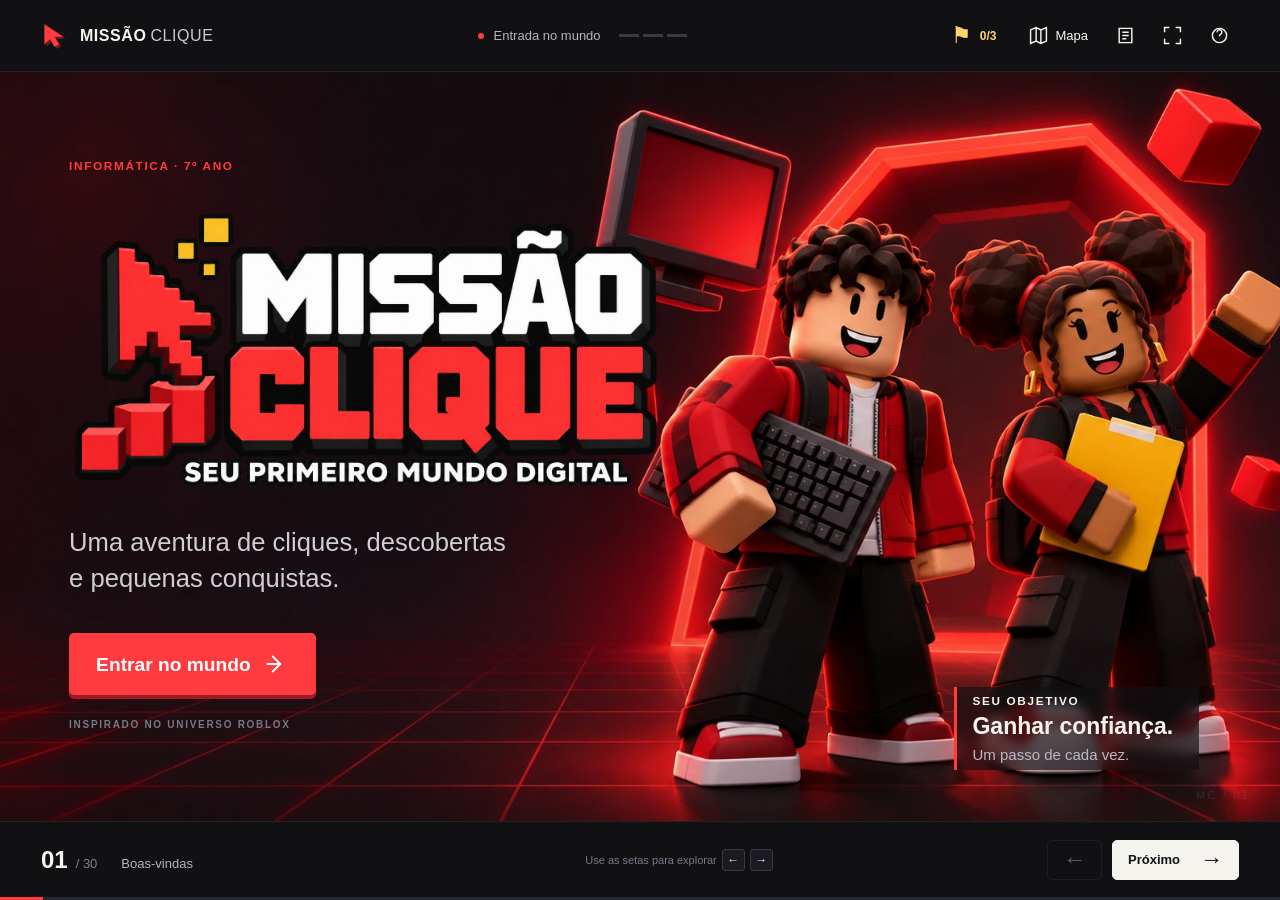
<file: index.html>
<!doctype html>
<html lang="pt-BR">
<head>
  <meta charset="utf-8">
  <meta name="viewport" content="width=device-width, initial-scale=1">
  <meta name="theme-color" content="#111114">
  <meta name="description" content="Uma aventura de informática básica com missões práticas, inspirada no universo visual de Roblox. Apresentação offline para o 7º ano.">
  <title>Missão Clique · Seu primeiro mundo digital</title>
  <link rel="stylesheet" href="styles.css">
</head>
<body>
  <div class="app-shell">
    <header class="toolbar">
      <button class="brand" data-goto="0" aria-label="Missão Clique: voltar à primeira tela"><svg class="brand-cursor" viewBox="0 0 24 24" aria-hidden="true"><path d="M3 2v18l5-5 4 7 4-2-4-7h8z" fill="currentColor"/></svg><span>MISSÃO<span class="brand-light">CLIQUE</span></span></button>
      <div class="phase-status"><span class="status-dot"></span><span id="phaseLabel">Entrada no mundo</span><div class="phase-segments" aria-hidden="true"><i class="phase-segment"></i><i class="phase-segment"></i><i class="phase-segment"></i></div></div>
      <nav class="toolbar-actions" aria-label="Ferramentas da apresentação">
        <span class="award-indicator" title="Missões concluídas"><span>⚑</span><b id="awardCount">0/3</b></span>
        <button id="openMap" class="tool-button" title="Mapa da aventura (M)"><svg viewBox="0 0 24 24" fill="none" stroke="currentColor" stroke-width="1.8"><path d="m2 5 7-3 6 3 7-3v17l-7 3-6-3-7 3zM9 2v17m6-14v17"/></svg><span>Mapa</span></button>
        <button id="openNotes" class="tool-button icon-only" aria-label="Notas para conduzir a aula (N)" aria-expanded="false" aria-controls="notesPanel" title="Notas do instrutor (N)"><svg viewBox="0 0 24 24" fill="none" stroke="currentColor" stroke-width="1.8"><path d="M4 3h16v18H4zM8 8h8M8 12h8M8 16h5"/></svg></button>
        <button id="fullScreen" class="tool-button icon-only" aria-label="Alternar tela cheia (F)" aria-pressed="false" title="Tela cheia (F)"><svg viewBox="0 0 24 24" fill="none" stroke="currentColor" stroke-width="1.8"><path d="M8 2H2v6m14-6h6v6M2 16v6h6m14-6v6h-6"/></svg></button>
        <button id="openHelp" class="tool-button icon-only" aria-label="Ajuda e atalhos" title="Ajuda (?)"><svg viewBox="0 0 24 24" fill="none" stroke="currentColor" stroke-width="1.8"><circle cx="12" cy="12" r="9"/><path d="M9 8a3 3 0 1 1 5 2c-2 1-2 2-2 3m0 4h.1"/></svg></button>
      </nav>
    </header>
    <main id="stage" class="stage"><div class="hero-background" aria-hidden="true"></div><div class="stage-corner" aria-hidden="true">MC / 01</div><div id="slides"></div></main>
    <footer class="navigation"><div class="slide-count"><strong id="slideNumber">01</strong><span>/ <span id="slideTotal">30</span></span><span class="slide-label" id="slideLabel">Boas-vindas</span></div><span class="nav-hint">Use as setas para explorar <kbd>←</kbd><kbd>→</kbd></span><div class="nav-buttons"><button id="prev" class="nav-button" aria-label="Tela anterior">←</button><button id="next" class="nav-button next-button" aria-label="Próxima tela"><span>Próximo</span> →</button></div></footer>
    <div id="progressBar" class="progress-bar" role="progressbar" aria-label="Posição na apresentação" aria-valuemin="1" aria-valuemax="30" aria-valuenow="1"><span id="progressFill"></span></div>
  </div>
  <aside class="notes-panel" id="notesPanel" aria-label="Notas do instrutor" hidden><div><span class="eyebrow red">PARA CONDUZIR A AULA</span><button id="closeNotes" class="dialog-close" aria-label="Fechar notas">×</button></div><h2 id="noteTitle"></h2><p id="noteText"></p><small>Este painel aparece na projeção enquanto estiver aberto. Use N para fechá-lo antes de demonstrar.</small></aside>
  <dialog id="mapDialog" class="map-dialog"><div class="dialog-top"><div><span class="eyebrow red">ESCOLHA SEU CAMINHO</span><h2>Mapa da aventura</h2></div><button class="dialog-close" id="closeMap" aria-label="Fechar mapa">×</button></div><div id="mapList"></div></dialog>
  <dialog id="helpDialog" class="help-dialog"><div class="dialog-top"><div><span class="eyebrow red">SEU GUIA</span><h2>Como explorar</h2></div><button class="dialog-close" id="closeHelp" aria-label="Fechar ajuda">×</button></div><div class="help-shortcuts"><p><kbd>←</kbd><kbd>→</kbd><span>Tela anterior e próxima tela</span></p><p><kbd>M</kbd><span>Mapa com todas as telas</span></p><p><kbd>N</kbd><span>Notas para conduzir a aula</span></p><p><kbd>F</kbd><span>Entrar ou sair de tela cheia</span></p><p><kbd>Home</kbd><kbd>End</kbd><span>Primeira e última tela</span></p></div><p>Esta apresentação funciona sem internet. Os treinos aqui não modificam os arquivos do seu computador.</p><p>As conquistas e a autoavaliação ficam neste navegador. Na última tela, Jogar Novamente limpa o progresso e os treinos para a próxima pessoa usar o mesmo computador.</p><p class="credits">Missão Clique. Criação educacional independente, inspirada no universo visual de Roblox. Conteúdo baseado no roteiro “Introdução ao Mundo Digital” fornecido para esta aula. Ilustração criada para esta apresentação.</p></dialog>
  <div id="toast" class="toast" role="status" aria-live="polite"></div><div id="celebration" aria-hidden="true"></div><div id="liveAnnouncement" class="sr-only" role="status" aria-live="polite"></div>
  <script src="app.js"></script>
</body>
</html>
</file>
<file: styles.css>
:root{color-scheme:dark;--hero:url('assets/aventura.webp');--bg:#111114;--panel:#1c1d22;--panel2:#24252b;--line:#34353d;--text:#f6f5f0;--muted:#b4b5be;--red:#ff3b3f;--red-dark:#bb202b;--gold:#ffd36e;--green:#7ce5b4;--font:'Aptos','Segoe UI',Arial,sans-serif}
*{box-sizing:border-box}html,body{margin:0;width:100%;height:100%;background:var(--bg);font-family:var(--font);color:var(--text)}body{overflow:hidden}button,input,textarea{font:inherit}button{color:inherit;cursor:pointer}button:disabled{opacity:.35;cursor:default}button{border:0;background:none}button:focus-visible,input:focus-visible,textarea:focus-visible,[tabindex]:focus-visible{outline:3px solid var(--gold);outline-offset:5px}button{touch-action:manipulation}a{color:var(--gold)}[hidden]{display:none!important}svg{width:1.35em;height:1.35em;flex-shrink:0}.icon{vertical-align:middle}p{line-height:1.5;margin:0 0 1em}h1,h2,h3{margin:0;line-height:1.08;letter-spacing:-.035em}h3{font-size:clamp(20px,1.85vw,31px);font-weight:750}em{font-style:normal;color:var(--red)}strong{font-weight:750}.small,small{font-size:clamp(13px,1.12vw,18px);color:var(--muted);line-height:1.45}.center{text-align:center}.tiny,.eyebrow{font-size:clamp(10px,.92vw,14px);font-weight:750;letter-spacing:.14em;text-transform:uppercase}.red{color:var(--red)}.lead{font-size:clamp(20px,2vw,31px);line-height:1.4;color:#ceced3}.sr-only{position:absolute;width:1px;height:1px;margin:-1px;overflow:hidden;clip:rect(0,0,0,0);white-space:nowrap}.app-shell{height:100dvh;display:flex;flex-direction:column;max-width:2200px;margin:auto;position:relative}.toolbar{height:72px;flex-shrink:0;display:flex;align-items:center;justify-content:space-between;padding:0 3.2%;border-bottom:1px solid #ffffff12;position:relative;z-index:3;background:#111114}.brand{display:flex;align-items:center;gap:12px;font-size:16px;font-weight:900;letter-spacing:.035em;padding:8px 0}.brand-light{font-weight:450;margin-left:4px;color:#c9c9cf}.brand-mark{display:block;width:25px;height:25px;background:var(--red);transform:rotate(-13deg);position:relative}.brand-mark:after{content:'';position:absolute;inset:8px;background:var(--bg)}.phase-status{display:flex;align-items:center;gap:10px;font-size:13px;color:var(--muted)}.status-dot{width:6px;height:6px;border-radius:50%;background:var(--red)}.phase-segments{display:flex;gap:4px;margin-left:8px}.phase-segment{width:20px;height:3px;background:#3a3a42}.phase-segment.active{background:var(--red)}.toolbar-actions{display:flex;align-items:center;gap:8px}.tool-button{display:flex;align-items:center;gap:8px;font-size:13px;border:1px solid transparent;border-radius:6px;padding:9px}.tool-button:hover{background:#24252a;border-color:#3a3b42}.tool-button svg{width:19px;height:19px}.award-indicator{display:flex;align-items:center;gap:8px;font-size:12px;color:var(--gold);margin-right:14px}.award-indicator>span{font-size:23px}.award-indicator b{font-weight:600}.stage{position:relative;flex:1;min-height:0;overflow:auto;isolation:isolate}.stage:before{content:'';position:absolute;inset:0;z-index:-2;background:radial-gradient(ellipse at 100% 100%,#5b11131c,transparent 65%);pointer-events:none}.hero-background{position:absolute;inset:0;background-image:linear-gradient(90deg,#11111433,transparent 65%),var(--hero);background-size:cover;background-position:center;z-index:-1;opacity:0;transition:opacity .3s}.hero-visible .hero-background{opacity:1}.stage-corner{position:absolute;right:30px;bottom:20px;color:#7b7b8438;font-size:11px;letter-spacing:.2em;z-index:-1}#slides{height:100%;min-height:100%}.slide{height:100%;min-height:100%;padding:clamp(22px,3.2vh,48px) 5.4% clamp(22px,3.2vh,48px);display:flex;flex-direction:column;animation:enter .25s ease both}.slide-heading{margin-bottom:clamp(18px,3vh,38px);flex-shrink:0}.slide-heading .eyebrow{display:block;margin-bottom:12px}.slide-heading h2{font-size:clamp(31px,3.5vw,58px);font-weight:800}.slide-heading>p{font-size:clamp(17px,1.55vw,25px);color:var(--muted);margin:12px 0 0}.slide-body{flex:1;min-height:0;display:flex;flex-direction:column;justify-content:center;font-size:clamp(17px,1.5vw,24px)}.primary,.secondary{display:inline-flex;align-items:center;justify-content:center;gap:12px;font-size:clamp(15px,1.3vw,20px);font-weight:700;padding:15px 22px;border-radius:5px;min-height:48px;line-height:1.2}.primary{background:var(--red);color:white;box-shadow:0 4px 0 #9f1926;transition:background .15s,transform .15s}.primary:hover{background:#ff5558;transform:translateY(-1px)}.primary.completed{background:#1d5b43;box-shadow:0 4px 0 #123c2d;color:#c7ffe6}.secondary{background:var(--panel2);border:1px solid #4a4b55}.secondary:hover{background:#30313a}.text-button{font-size:14px;color:var(--muted);text-decoration:underline;text-underline-offset:4px;padding:8px 0}.primary.big{margin-top:clamp(20px,4vh,42px);padding:18px 27px;font-size:clamp(17px,1.5vw,23px)}.tip{display:flex;align-items:center;gap:14px;background:#ffd36e0b;border-left:3px solid var(--gold);padding:14px 18px;margin-top:clamp(18px,3vh,34px);font-size:clamp(15px,1.25vw,21px);line-height:1.4}.tip>.icon{color:var(--gold);width:25px;height:25px}.comparison{display:flex;align-items:center;gap:30px;border-top:1px solid var(--line);padding-top:24px;margin-top:24px}.comparison>span{font-size:12px;letter-spacing:.1em;font-weight:700;color:var(--red);white-space:nowrap}.comparison p{margin:0;font-size:clamp(18px,1.6vw,25px);color:#d4d4db}kbd{font-family:var(--font);font-weight:750;display:inline-flex;align-items:center;justify-content:center;color:var(--text);background:linear-gradient(#373943,#24252c);border:1px solid #575963;border-bottom:4px solid #09090b;border-radius:8px;min-width:58px;min-height:54px;padding:9px 15px;box-shadow:0 2px 0 #51525a;font-size:clamp(19px,1.65vw,28px);white-space:nowrap}.combo{display:inline-flex;align-items:center;gap:12px;white-space:nowrap}.plus{color:#a3a3ad;font-size:24px}.step{display:flex;gap:17px;margin:0 0 clamp(17px,3vh,34px);align-items:flex-start}.step:last-child{margin-bottom:0}.step-num{background:var(--red);color:white;min-width:38px;height:38px;display:inline-flex;justify-content:center;align-items:center;font-weight:800;font-size:22px;border-radius:6px;line-height:1}.step h3{font-size:clamp(20px,1.7vw,28px);letter-spacing:-.02em;margin:2px 0 8px}.step p{font-size:clamp(16px,1.35vw,22px);color:var(--muted);line-height:1.45;margin:0}.navigation{height:76px;flex-shrink:0;display:flex;align-items:center;justify-content:space-between;padding:0 3.2%;border-top:1px solid #ffffff12;background:#111114;z-index:3}.slide-count{display:flex;align-items:baseline;gap:8px;font-size:13px;color:#81838e;min-width:270px}.slide-count>strong{font-size:24px;color:var(--text);font-weight:650}.slide-label{margin-left:16px;color:#b3b4bf}.nav-hint{font-size:11px;color:#787a86;display:flex;align-items:center;gap:5px}.nav-hint kbd{min-height:22px;min-width:23px;border:1px solid #393a43;border-radius:3px;padding:0 4px;font-size:12px;box-shadow:none;background:#1b1c22}.nav-buttons{display:flex;gap:10px}.nav-button{height:40px;min-width:47px;padding:0 15px;border:1px solid #363740;border-radius:5px;font-size:23px;display:flex;align-items:center;justify-content:center;gap:20px}.next-button{background:#f4f3ee;color:#111114;border-color:#f4f3ee}.nav-button span{font-size:13px;font-weight:750}.nav-button:hover:not(:disabled){background:#33343d}.next-button:hover:not(:disabled){background:#dfdfd9}.progress-bar{height:3px;background:#27282f;flex-shrink:0;z-index:4}.progress-bar>span{height:3px;background:var(--red);display:block;transition:width .25s}
/* Abertura e encerramento */
.cover,.closing{padding-top:3.7%;padding-bottom:4%}.cover .slide-body{position:relative;justify-content:center}.cover-copy{max-width:58%}.cover h1,.closing h1,.divider h1{font-size:clamp(52px,6.5vw,108px);font-weight:900;letter-spacing:-.055em;line-height:1.01;margin:20px 0 24px}.cover h1 em{display:inline-block}.cover .lead{margin:0}.cover-caption{margin-top:24px;font-size:10px;font-weight:700;letter-spacing:.17em;color:#777983}.cover-stamp{position:absolute;right:1%;bottom:0;display:flex;flex-direction:column;gap:6px;border-left:3px solid var(--red);padding:7px 0 7px 15px;background:#111114a6;backdrop-filter:blur(6px);width:245px}.cover-stamp strong{font-size:23px}.cover-stamp>span:last-child{font-size:15px;color:#b9b9c3}.closing .slide-body{justify-content:center}.closing-copy{max-width:63%}.closing h1{font-size:clamp(48px,5.3vw,87px)}.closing .lead{font-size:clamp(19px,1.75vw,28px);margin-bottom:18px}.closing-actions{display:flex;gap:12px;margin-top:22px}.closing-reminder{font-size:13px;color:#b3b3be;max-width:490px;line-height:1.5;margin:22px 0 0}.medals{display:flex;gap:14px}.medal{display:flex;align-items:center;gap:9px;font-size:13px;color:#a0a1ab;padding:10px 0}.medal>.icon{border:1px solid #4b4b55;border-radius:50%;padding:6px;width:36px;height:36px}.medal.earned{color:var(--gold)}.medal.earned>.icon{background:#ffd36e14;border-color:#ffd36e55}
/* Mapa e combinados */
.world-map{display:grid;grid-template-columns:repeat(3,1fr);gap:30px}.world{position:relative;text-align:left;padding:0 20px 22px 0;border-bottom:2px solid #494a53;transition:border-color .2s}.world:hover{border-color:var(--red)}.world-index{font-size:13px;font-weight:750;color:var(--red);position:absolute;top:12px;left:0}.world-object{height:clamp(100px,16vh,185px);display:flex;align-items:center;justify-content:center;position:relative}.world-object:before{content:'';position:absolute;width:105px;height:42px;background:#ff3b3f22;transform:skewY(-12deg);bottom:12px}.world-object>.icon{width:clamp(70px,7vw,120px);height:clamp(70px,7vw,120px);color:var(--red);filter:drop-shadow(0 12px 0 #6f131a);transform:rotate(-8deg)}.world:last-child .world-object>.icon{color:var(--gold);filter:drop-shadow(0 12px 0 #76500d)}.world h3{font-size:clamp(25px,2.6vw,43px);margin:15px 0 14px}.world p{font-size:clamp(16px,1.4vw,22px);color:var(--muted);margin:0 0 22px}.world-time{font-size:11px;letter-spacing:.1em;font-weight:700;display:flex;align-items:center;justify-content:space-between}.world-time>.icon{width:21px}.under-map{display:flex;justify-content:space-between;gap:20px;margin-top:22px;font-size:clamp(12px,1.1vw,18px);color:var(--muted)}.under-map strong{font-weight:500;color:#dddde3}.rules{display:grid;grid-template-columns:repeat(3,1fr);gap:44px}.rule{position:relative;border-top:1px solid var(--line);padding-top:23px}.rule>.icon{width:clamp(44px,5vw,80px);height:clamp(44px,5vw,80px);color:var(--red);margin-bottom:25px}.rule>span{position:absolute;right:0;top:23px;font-size:15px;color:#666875;font-weight:700}.rule h3{margin-bottom:16px}.rule p{color:var(--muted);font-size:clamp(17px,1.5vw,24px)}
/* Fases */
.divider{overflow:hidden}.divider .slide-body{position:relative;justify-content:center}.divider-number{position:absolute;right:1%;top:0;font-weight:900;font-size:clamp(200px,29vw,470px);line-height:.85;color:#ffffff04;letter-spacing:-.08em;z-index:-1}.divider-copy{width:72%}.divider h1{font-size:clamp(55px,6.9vw,115px)}.divider .lead{margin:0 0 24px}.divider-goal{display:flex;align-items:center;gap:12px;font-size:clamp(16px,1.4vw,23px);color:#c0c1ca;margin-bottom:32px}.divider-goal>.icon{color:var(--red)}.divider-art{position:absolute;right:2%;top:29%;width:25%;aspect-ratio:1;background-image:var(--hero);background-size:auto 125%;background-position:85% center;border:2px solid #b82d3b;transform:rotate(-13deg);display:flex;align-items:center;justify-content:center;box-shadow:14px 18px 0 #0a0a0d}.divider-art>.icon{position:absolute;left:14px;bottom:14px;width:52px;height:52px;color:white;stroke-width:1.5;background:var(--red);padding:10px;border-radius:7px}.divider-art.gold{border-color:#e4ac3c}.divider-art.gold>.icon{color:#39260c;background:var(--gold)}
/* Hardware et énergie */
.hardware-layout{display:grid;grid-template-columns:1fr 1.38fr 1fr;gap:26px;align-items:center}.hardware-list .step{gap:11px;margin-bottom:25px}.hardware-list .step-num{min-width:30px;height:30px;font-size:17px}.hardware-list .step h3{font-size:clamp(18px,1.5vw,25px)}.hardware-list .step p{font-size:clamp(14px,1.15vw,19px)}.laptop{position:relative;perspective:700px;align-self:center}.laptop-screen{width:95%;margin:auto;border:9px solid #44464e;border-bottom-width:16px;aspect-ratio:1.65;border-radius:12px 12px 2px 2px;position:relative;background:#151c31;box-shadow:0 0 0 2px #72747e}.screen-wallpaper{position:absolute;inset:0;background:linear-gradient(135deg,#151c31,#6a1828);display:flex;align-items:center;justify-content:center}.pixel-logo{width:70px;height:70px;display:block;background:var(--red);transform:rotate(-15deg);position:relative;box-shadow:13px 13px 0 #ff3b3f22}.pixel-logo:after{content:'';position:absolute;inset:24px;background:#24141e}.laptop-base{height:105px;background:linear-gradient(#767983,#3d3f46);width:108%;margin-left:-4%;transform:rotateX(34deg);transform-origin:top;position:relative;border-radius:2px 2px 14px 14px;border-bottom:8px solid #282a31}.keyboard-lines{position:absolute;inset:10px 9% 42%;background:repeating-linear-gradient(0deg,transparent 0 9px,#6b6d77 9px 12px),repeating-linear-gradient(90deg,#17181e 0 14px,#6b6d77 14px 17px);border-radius:4px}.touchpad{position:absolute;left:35%;width:30%;height:29px;bottom:10px;border:1px solid #a0a1aa;border-radius:3px}.pin{position:absolute;width:29px;height:29px;background:var(--red);border:2px solid white;border-radius:50%;display:flex;align-items:center;justify-content:center;font-size:17px;color:white;z-index:2}.p1{left:35%;top:30%}.p4{left:46%;top:-18px}.p2{left:45%;top:15px}.p3{left:46%;bottom:8px}.p5{right:3%;top:30px}.p6{right:10%;top:2px}.hardware-layout+.small{margin:15px 0 0}.energy-grid{display:grid;grid-template-columns:1fr 1fr .75fr;gap:35px}.huge-icon{color:var(--red);margin-bottom:18px}.huge-icon>.icon{width:50px;height:50px}.huge-icon.muted{color:#dedee6}.energy-main h3{margin-bottom:18px}.clean-list{padding-left:24px;margin:0;color:var(--muted);font-size:clamp(16px,1.4vw,22px);line-height:1.5}.clean-list li{padding-left:3px;margin-bottom:9px}.energy-aside{padding:22px;background:#1f2026;border-left:1px solid #464752}.moon{font-size:60px;line-height:1;color:var(--gold);display:block;margin-bottom:15px}.energy-aside h3{margin-bottom:13px}.energy-aside p{font-size:clamp(16px,1.25vw,21px);color:var(--muted)}.energy-aside p:last-child{margin-bottom:0}
/* Mouse, clavier, éditeur */
.controls-layout{display:grid;grid-template-columns:1fr 1fr;gap:70px;align-items:center}.controls-layout .step{margin-bottom:32px}.touchpad-demo{text-align:center}.trackpad{position:relative;height:clamp(130px,21vh,230px);width:75%;max-width:330px;background:linear-gradient(135deg,#4d4f59,#2a2c32);border:2px solid #8d8e98;border-radius:17px;margin:0 auto 25px;box-shadow:0 10px 0 #0b0b0e}.finger{position:absolute;left:44%;top:40%;width:26px;height:55px;border-radius:30px;background:#ffd36e;transform:rotate(-18deg);box-shadow:0 0 0 8px #ffd36e18}.track-arrows{position:absolute;top:20%;left:12%;color:#ebecf2;font-size:45px;line-height:1}.track-buttons{position:absolute;bottom:0;left:0;right:0;display:flex;border-top:1px solid #9596a0;height:25%}.track-buttons span{width:50%}.track-buttons span:first-child{border-right:1px solid #9596a0}.touchpad-demo h3{margin-bottom:12px}.touchpad-demo p{color:var(--muted);font-size:clamp(15px,1.25vw,21px)}.click-training{display:grid;grid-template-columns:.7fr 1.3fr;gap:50px;align-items:center}.training-info h3{font-size:clamp(28px,3vw,49px);margin:13px 0 18px}.training-info p{color:var(--muted);font-size:clamp(17px,1.4vw,23px);max-width:350px}.counter{display:flex;align-items:baseline;gap:12px;margin:15px 0}.counter strong{font-size:60px;color:var(--red);line-height:1}.counter span{font-size:15px;color:var(--muted)}.click-arena{position:relative;border:1px solid #4e3540;background:linear-gradient(155deg,#28181f,#191a22);border-radius:8px;height:clamp(230px,40vh,450px);overflow:hidden}.arena-grid{position:absolute;inset:0;background-image:linear-gradient(#ffffff05 1px,transparent 1px),linear-gradient(90deg,#ffffff05 1px,transparent 1px);background-size:38px 38px;transform:perspective(400px) rotateX(20deg) scale(1.3)}.flag-target{position:absolute;display:flex;align-items:center;justify-content:center;width:70px;height:70px;background:var(--red);border:2px solid #ff8587;border-radius:8px;box-shadow:6px 7px 0 #8d1724;transition:top .15s,left .15s}.flag-target>.icon{height:40px;width:40px}.arena-status{position:absolute;bottom:0;left:0;right:0;min-height:48px;padding:13px 16px;background:#101116d9;color:var(--muted);font-size:14px}.all-found{border-color:var(--green)}.all-found:after{content:'✓';position:absolute;inset:0 0 40px;display:flex;align-items:center;justify-content:center;color:var(--green);font-size:120px;pointer-events:none}.keys-grid{display:grid;grid-template-columns:repeat(3,1fr);gap:24px 36px}.key-lesson{border-bottom:1px solid var(--line);padding-bottom:20px}.key-lesson kbd{margin-bottom:17px;min-width:80px}.key-lesson h3{font-size:clamp(18px,1.55vw,25px);margin-bottom:7px}.key-lesson p{font-size:clamp(15px,1.2vw,20px);color:var(--muted);margin:0}.editor-layout{display:grid;grid-template-columns:1.4fr .8fr;gap:50px;align-items:center}.training-editor{background:#eeeff4;border:1px solid #5b5d67;border-radius:7px;overflow:hidden;box-shadow:12px 12px 0 #09090c}.fake-title{display:flex;align-items:center;gap:9px;padding:14px 17px;background:#282b34;font-size:14px;color:#d7d8e0}.fake-title>.icon{color:var(--red);width:18px;height:18px}.fake-title>span{margin-left:auto;font-size:9px;letter-spacing:.1em;color:#9295a3}.training-editor textarea{display:block;width:100%;height:clamp(180px,32vh,340px);resize:none;border:0;border-radius:0;background:#eeeff4;color:#161820;line-height:1.5;font-size:clamp(24px,2.5vw,40px);padding:24px;outline-offset:-4px}.training-editor textarea::placeholder{color:#91949f}.editor-status{padding:10px 17px;background:#dedfe7;color:#535762;font-size:12px}.edit-explainer>div{margin-bottom:26px}.edit-explainer h3{font-size:clamp(20px,1.7vw,28px);margin:12px 0 6px}.edit-explainer p{color:var(--muted);font-size:clamp(15px,1.2vw,20px)}.accent-layout{display:grid;grid-template-columns:1fr 1fr;gap:60px}.accent-examples{border-right:1px solid var(--line);padding-right:45px}.accent-examples>div,.symbol-examples>div{display:flex;align-items:center;gap:30px;margin-bottom:20px}.accent-examples strong,.symbol-examples strong{color:var(--gold);font-size:48px}.accent-examples p{font-size:clamp(15px,1.25vw,21px);color:var(--muted);margin:22px 0 0}.symbol-examples h3{margin-bottom:24px}.symbol-examples>div:last-child>span{font-size:clamp(16px,1.3vw,22px);color:var(--muted)}.sequence{display:inline-flex;align-items:center;gap:12px}.sequence>span{font-size:15px;color:var(--muted)}.shortcut-layout{display:grid;grid-template-columns:1.7fr .8fr;gap:45px;align-items:center}.shortcut-main{display:grid;grid-template-columns:repeat(3,1fr);gap:25px}.shortcut-main>div{border-bottom:1px solid var(--line);padding-bottom:26px}.shortcut-main .combo{gap:7px}.shortcut-main kbd{min-width:40px;min-height:48px;font-size:clamp(17px,1.5vw,25px);padding:8px 10px}.shortcut-main h3{margin:24px 0 12px}.shortcut-main p{font-size:clamp(16px,1.3vw,22px);color:var(--muted);margin:0}.shortcut-extra{background:#1a1b21;padding:22px 26px;border-left:2px solid #4a4a57}.shortcut-extra>span{font-size:10px;letter-spacing:.1em;color:var(--red);font-weight:700}.shortcut-extra p{margin:17px 0;display:flex;align-items:center;gap:15px;font-size:clamp(14px,1.15vw,19px)}.shortcut-extra kbd{min-width:30px;min-height:32px;padding:5px 9px;font-size:14px;border-radius:4px;border-bottom-width:2px}.shortcut-extra .combo{gap:6px}.shortcut-extra .plus{font-size:15px}.shortcut-extra small{font-size:12px;display:block}
/* Missions */
.mission .slide-body{justify-content:space-between}.mission-head{display:flex;align-items:center;gap:24px;margin-bottom:25px}.mission-no{font-size:clamp(60px,7vw,115px);line-height:1;font-weight:900;letter-spacing:-.06em;color:var(--red);border-right:1px solid var(--line);padding-right:25px}.mission-head h2{font-size:clamp(32px,4.3vw,70px);margin-top:10px}.mission-layout{display:grid;grid-template-columns:1.15fr 1fr;gap:50px;align-items:center;flex:1}.sample-note{position:relative;transform:rotate(2deg);padding:35px;background:#ecece5;color:#252630;box-shadow:10px 10px 0 #ff3b3f22}.sample-note>span{font-size:11px;letter-spacing:.14em;color:#787a82;font-weight:700}.sample-note p{font-size:clamp(23px,2.15vw,35px);margin:20px 0 0;line-height:1.5;letter-spacing:-.02em}.sample-cursor{position:absolute;width:3px;height:30px;background:var(--red);bottom:39px;left:35px;animation:blink 1s steps(2) infinite}.mission-footer{border-top:1px solid var(--line);margin-top:25px;padding-top:20px;display:flex;justify-content:space-between;align-items:center;gap:20px}.mission-footer>span{font-size:clamp(14px,1.2vw,20px);color:var(--muted);display:flex;gap:10px;align-items:center;max-width:65%}.mission-footer>span>.icon{color:var(--gold)}.mission-footer .primary{flex-shrink:0}.challenge-block{background:linear-gradient(145deg,#3c181e,#25171d);border-left:3px solid var(--red);padding:30px 32px}.challenge-block>.icon{display:block;height:70px;width:70px;color:var(--red);margin:22px 0}.challenge-block h3{font-size:clamp(26px,2.65vw,43px);margin-bottom:18px}.challenge-block p{color:#c5b7bd;margin:0}.challenge-block.gold-block{background:linear-gradient(145deg,#3a2e1c,#252016);border-color:var(--gold)}.gold-block>.icon{color:var(--gold)}.gold-block p{color:#c9c0ad}
/* Bureau et fenêtres */
.desktop-layout{display:grid;grid-template-columns:1.55fr 1fr;gap:45px;align-items:center}.desktop-demo{position:relative;aspect-ratio:1.85;background:radial-gradient(ellipse at 75% 20%,#4a243e,#1c1f32 65%);border:7px solid #41434e;border-radius:9px;overflow:hidden}.desktop-icons{display:flex;flex-direction:column;gap:18px;padding:22px 18px}.desktop-icons>div{display:flex;flex-direction:column;align-items:center;gap:6px;width:80px;font-size:10px;text-align:center}.desktop-icons .icon{width:32px;height:32px;color:#e3e5ee}.desktop-icons>div:nth-child(2) .icon{color:var(--gold)}.desktop-center{position:absolute;inset:0;display:flex;align-items:center;justify-content:center;flex-direction:column;gap:25px;pointer-events:none}.desktop-center p{font-size:10px;letter-spacing:.2em;color:#7b7a95}.desktop-center .pixel-logo{width:64px;height:64px}.desktop-center .pixel-logo:after{inset:22px;background:#322038}.taskbar{position:absolute;bottom:0;left:0;right:0;background:#171922e8;height:41px;display:flex;align-items:center;gap:22px;padding:0 16px}.start-symbol{color:#8daff9;font-size:30px}.search-symbol{font-size:28px}.taskbar>.icon{width:23px;height:23px;color:var(--gold)}.taskbar>.icon:nth-last-child(2){color:#97c3ff}.taskbar-time{margin-left:auto;font-size:8px;line-height:1.3;text-align:right}.desktop-callout{position:absolute;font-size:9px;font-weight:750;letter-spacing:.08em;padding:6px 8px;background:var(--red);border-radius:3px}.dc1{top:27px;left:110px}.dc1:before{content:'';position:absolute;left:-25px;top:50%;width:25px;height:1px;background:var(--red)}.dc2{bottom:52px;right:10px}.dc2:before{content:'';position:absolute;right:35px;bottom:-20px;height:20px;width:1px;background:var(--red)}.desktop-layout aside h3{font-size:clamp(25px,2.5vw,40px);margin-bottom:22px}.desktop-layout aside p{color:var(--muted);font-size:clamp(16px,1.3vw,22px);margin-bottom:15px}.desktop-layout+.small{margin:18px 0 0}.inventory-icons{display:grid;grid-template-columns:repeat(3,1fr);gap:55px;text-align:center}.inventory-item>.icon{height:clamp(80px,10vw,150px);width:clamp(80px,10vw,150px);stroke-width:1.25;filter:drop-shadow(8px 10px 0 #0003);margin-bottom:30px}.yellow>.icon{color:var(--gold);fill:#e5a82818}.pale>.icon{color:#dddfe9;fill:#eeeef018}.red-item>.icon{color:var(--red);fill:#ff3b3f18}.inventory-item h3{margin-bottom:13px;font-size:clamp(28px,3vw,48px)}.inventory-item p{color:var(--muted);font-size:clamp(16px,1.4vw,23px)}.start-layout{display:grid;grid-template-columns:1fr 1fr;gap:65px;align-items:center}.start-menu{background:#242630;border:1px solid #545662;border-radius:10px;padding:24px;box-shadow:12px 12px 0 #09090d;max-width:480px;width:100%;justify-self:center}.start-search{background:#383b48;border:1px solid #626573;border-radius:5px;padding:12px 15px;color:#c6c7d2;font-size:20px;display:flex;gap:10px;align-items:center}.start-search span{font-size:12px}.start-menu>.tiny{display:block;margin-top:25px;color:#8d91a1;font-size:9px}.start-apps{display:grid;grid-template-columns:1fr 1fr;gap:25px 20px;padding:24px 0}.start-apps>div{display:flex;flex-direction:column;align-items:center;gap:9px;font-size:12px;text-align:center}.start-apps>.icon{width:36px;height:36px}.start-apps>div>.icon{width:36px;height:36px;color:#c5d8ff}.start-apps>div:nth-child(3)>.icon{color:var(--gold)}.start-bottom{border-top:1px solid #464956;padding-top:17px;display:flex;justify-content:space-between;align-items:center;font-size:11px;color:#b9bdcb}.start-bottom>.icon{width:20px}.window-training{display:grid;grid-template-columns:1.4fr 1fr;gap:45px;align-items:center}.window-stage{height:clamp(235px,38vh,400px);position:relative;background:linear-gradient(135deg,#282036,#171924);border:1px solid #443b51;border-radius:8px;display:flex;align-items:center;justify-content:center;padding:22px 25px 52px}.practice-window{width:85%;height:85%;border:1px solid #737783;background:#eceef3;box-shadow:8px 8px 0 #0004;border-radius:6px;overflow:hidden;transition:width .2s,height .2s}.practice-window.maximized{width:100%;height:100%}.practice-title{display:flex;align-items:center;justify-content:space-between;background:#303440;color:#ecedf5;padding-left:10px;font-size:11px;height:32px}.practice-title>span{display:flex;align-items:center;gap:5px;white-space:nowrap}.practice-title>span>.icon{width:14px;height:14px;color:var(--red)}.practice-title>div{display:flex;align-items:stretch;height:100%}.practice-title button{width:34px;padding:0;font-size:20px;border-left:1px solid #464b5b;border-radius:0}.practice-title button:hover{background:#535969}.practice-title button.close-window:hover{background:#db3c4a}.practice-content{height:calc(100% - 32px);display:flex;flex-direction:column;align-items:center;justify-content:center;color:#20232c;text-align:center;padding:15px}.practice-content .pixel-logo{height:40px;width:40px;margin-bottom:20px;box-shadow:7px 7px 0 #ff3b3f22}.practice-content .pixel-logo:after{inset:14px;background:#eceef3}.practice-content h3{font-size:clamp(16px,1.45vw,23px);margin-bottom:7px}.practice-content p{font-size:clamp(12px,1vw,16px);margin:0;color:#626775}.window-message{position:absolute;bottom:8px;left:16px;right:16px;text-align:center;font-size:12px;line-height:1.35;color:#b7b4c8}.restore-window{border:1px solid #7a758b;background:#282636;border-radius:4px;padding:15px 20px;font-size:14px;display:flex;align-items:center;gap:10px}.restore-window:hover{background:#3d3850}.window-training aside .step{gap:12px;margin-bottom:25px}.window-training aside .step-num{min-width:32px;height:32px;font-size:23px}.alt-layout{display:grid;grid-template-columns:1.1fr 1fr;gap:70px;align-items:center}.giant-combo .combo{gap:20px}.giant-combo kbd{font-size:clamp(36px,5vw,80px);height:clamp(95px,13vw,200px);min-width:clamp(110px,14vw,230px);border-radius:15px;border-bottom-width:9px;transform:rotate(-7deg);box-shadow:0 5px 0 #55555f}.giant-combo kbd:first-child{background:linear-gradient(#ff5558,#c9202a);border-color:#ff9b9d;border-bottom-color:#78101a}.giant-combo kbd:last-child{transform:rotate(7deg)}.giant-combo .plus{font-size:35px}.alt-layout h3{font-size:clamp(27px,3vw,48px);line-height:1.15;margin-bottom:22px}.alt-layout p{color:var(--muted);font-size:clamp(17px,1.4vw,22px)}.alt-preview{display:flex;gap:15px;margin-top:24px}.alt-preview>span{font-size:12px;display:flex;align-items:center;gap:7px;padding-bottom:10px;border-bottom:2px solid var(--red)}.alt-preview>.icon{height:21px;width:21px}
/* Fichiers */
.file-folder{display:grid;grid-template-columns:1fr 70px 1fr;gap:35px;align-items:center}.file-concept,.folder-concept{position:relative;padding-left:clamp(85px,9vw,145px)}.file-concept>.icon,.folder-concept>.icon{position:absolute;left:0;top:16px;width:clamp(65px,7vw,112px);height:clamp(65px,7vw,112px);stroke-width:1.2;color:#dedfe9}.folder-concept>.icon{color:var(--gold);fill:#ffd36e15}.file-folder .eyebrow{color:#8d909d;display:block;margin-bottom:12px}.file-folder h3{font-size:clamp(28px,3vw,48px);margin-bottom:16px}.file-folder p{font-size:clamp(17px,1.4vw,23px);color:var(--muted)}.file-folder code{display:block;font-family:var(--font);font-size:clamp(15px,1.3vw,22px);color:var(--gold);padding:10px 0;border-top:1px solid var(--line)}.metaphor{font-size:clamp(13px,1.1vw,18px);color:#8d909e;display:block;line-height:1.5;margin-top:15px}.concept-link{color:var(--red)}.concept-link>.icon{width:50px;height:50px}.folder-layout,.save-layout,.find-layout{display:grid;grid-template-columns:1fr 1.2fr;gap:65px;align-items:center}.folder-visual{text-align:center;position:relative;padding:15px}.folder-visual>.icon{height:clamp(140px,17vw,265px);width:clamp(140px,17vw,265px);stroke-width:1.2;color:var(--gold);fill:#c8942617;filter:drop-shadow(10px 14px 0 #6f4b0b55);transform:rotate(-7deg)}.folder-label{background:#edece4;color:#25252e;display:block;width:max-content;max-width:100%;margin:-5px auto 15px;position:relative;transform:rotate(-3deg);font-size:clamp(18px,1.8vw,29px);font-weight:750;padding:12px 15px;box-shadow:5px 5px 0 #0004}.folder-visual>p{font-size:14px;color:var(--muted);margin:0}.save-path{padding:30px;border:1px solid #3f404a;border-radius:7px;background:#1b1c23}.save-path>span{font-size:10px;letter-spacing:.13em;color:#9698a7;font-weight:700;display:block;margin-bottom:28px}.save-path>div:not(.path-caption){display:flex;align-items:center;gap:12px;margin:24px 0;font-size:clamp(17px,1.6vw,26px)}.save-path .icon{height:30px;width:30px;color:var(--gold)}.save-path .second .icon{color:#d9dae4}.save-path>.indent{padding-left:26px}.save-path>.indent.second{padding-left:52px}.path-caption{margin-top:25px;padding-top:20px;border-top:1px solid var(--line);color:#9699a8;font-size:clamp(16px,1.4vw,23px);line-height:1.5}.path-caption strong{color:var(--text)}.find-illustration{position:relative;text-align:center;padding-bottom:50px}.find-illustration>.icon{height:clamp(130px,17vw,260px);width:clamp(130px,17vw,260px);stroke-width:1.2;color:var(--gold);fill:#ffd36e0a;transform:rotate(-6deg)}.found-file{position:absolute;left:12%;bottom:20px;right:0;background:#e5e7ee;color:#262a35;display:flex;align-items:center;gap:13px;transform:rotate(3deg);padding:18px 20px;border-radius:5px;box-shadow:6px 8px 0 #08080b;font-size:clamp(17px,1.5vw,24px)}.found-file>.icon{color:#68778a;width:35px;height:35px}.found-check{margin-left:auto;border-radius:50%;padding:5px;background:#2d8b60;color:white;display:flex;align-items:center;justify-content:center}.found-check>.icon{height:22px;width:22px}.rescue-layout{display:grid;grid-template-columns:1fr .9fr 1fr;gap:25px;align-items:center}.rescue-zone{height:clamp(210px,35vh,360px);border:1px solid #494a55;background:#1c1e25;border-radius:6px;display:flex;flex-direction:column}.rescue-heading{display:flex;align-items:center;gap:9px;padding:15px;background:#292b35;font-size:clamp(13px,1.2vw,20px);font-weight:600;border-bottom:1px solid #494a55}.rescue-heading>.icon{height:25px;width:25px;color:var(--gold)}.bin-zone .rescue-heading>.icon{color:#b1b9cb}.rescue-slot{flex:1;display:flex;align-items:center;justify-content:center;padding:15px}.rescue-file{display:flex;align-items:center;flex-direction:column;gap:15px;padding:20px 15px;background:#e8eaf010;border:1px solid #e0e5ff23;border-radius:5px;cursor:grab;font-size:clamp(13px,1.15vw,19px)}.rescue-file>.icon{height:65px;width:65px;color:#e2e6f0;stroke-width:1.3}.empty-bin{font-size:14px;color:#777c90}.rescue-actions{display:flex;flex-direction:column;gap:15px;align-items:stretch}.rescue-actions button{font-size:clamp(13px,1.15vw,18px);padding:13px}.rescue-actions p{font-size:clamp(14px,1.15vw,19px);color:var(--muted);text-align:center;margin:10px 0 0;min-height:70px}.has-file{border-color:#bd7b39;background:#272119}
/* Évaluation */
.final-quest{display:flex;align-items:center;gap:65px}.quest-number{font-size:clamp(170px,24vw,380px);font-weight:900;color:var(--red);line-height:.8;transform:rotate(-12deg);text-shadow:14px 14px 0 #71141a}.final-quest h3{font-size:clamp(30px,3.4vw,56px);margin:16px 0 22px}.final-quest p{color:var(--muted);font-size:clamp(19px,1.75vw,28px)}.hint-reveal{margin-top:15px;padding:12px 16px;border-left:2px solid var(--gold);color:var(--gold);font-size:clamp(15px,1.25vw,21px);max-width:650px;line-height:1.4}.progress-checklist{display:grid;grid-template-columns:1fr 1fr;gap:25px 40px}.progress-check{display:flex;align-items:center;gap:18px;cursor:pointer;padding:23px 0;border-top:1px solid var(--line);position:relative}.progress-check input{position:absolute;left:0;top:30px;width:28px;height:28px;opacity:0}.check-mark{width:32px;height:32px;min-width:32px;border:2px solid #6b6d7b;display:flex;align-items:center;justify-content:center;border-radius:5px}.check-mark>.icon{width:21px;height:21px;opacity:0}.progress-check input:checked+.check-mark{border-color:var(--green);background:#22523f;color:var(--green)}.progress-check input:checked+.check-mark>.icon{opacity:1}.progress-check input:focus-visible+.check-mark{outline:3px solid var(--gold);outline-offset:4px}.progress-check>.icon{width:38px;height:38px;color:var(--red)}.progress-check strong{display:block;font-size:clamp(20px,1.8vw,29px);letter-spacing:-.02em;line-height:1.2;margin-bottom:8px}.progress-check small{display:block;font-size:clamp(14px,1.2vw,20px)}.self-message{border-left:3px solid var(--green);padding:15px 20px;color:var(--green);font-size:clamp(17px,1.5vw,24px);margin-top:35px}
/* Panneaux, dialogues et effets */
dialog{background:#1b1c22;color:var(--text);border:1px solid #4c4d59;border-radius:10px;padding:30px;max-height:85dvh;max-width:min(1000px,90vw);box-shadow:0 30px 100px #0009}dialog::backdrop{background:#050509cc;backdrop-filter:blur(7px)}.dialog-top{display:flex;justify-content:space-between;align-items:center;gap:25px;margin-bottom:28px}.dialog-top h2{font-size:35px;margin-top:8px}.dialog-close{font-size:30px;line-height:1;align-self:flex-start;padding:3px 9px;color:#bfc0cb;border:1px solid #4a4c57;border-radius:4px}.dialog-close:hover{color:white;background:#373945}#mapList{display:grid;grid-template-columns:repeat(3,1fr);gap:25px;align-items:start}.map-group h3{font-size:15px;letter-spacing:0;color:var(--red);margin-bottom:12px}.map-group button{display:flex;width:100%;align-items:center;gap:10px;padding:10px 7px;border-bottom:1px solid #333540;text-align:left;font-size:13px;border-radius:3px}.map-group button:hover{background:#30323c}.map-group button>span{font-size:10px;color:#888c9d}.map-current{margin-left:auto;opacity:0;color:var(--red)}.map-current .icon{width:14px;height:14px}.map-group button[aria-current="true"]{background:#ff3b3f16}.map-group button[aria-current="true"] .map-current{opacity:1}.help-dialog{width:650px}.help-dialog>p{font-size:15px;color:var(--muted)}.help-shortcuts{margin-bottom:28px}.help-shortcuts p{display:flex;align-items:center;gap:8px;margin-bottom:13px;font-size:15px}.help-shortcuts kbd{min-width:35px;min-height:30px;font-size:14px;padding:4px 8px;border-radius:4px;border-bottom-width:2px}.help-shortcuts p>span{margin-left:8px;color:#c2c4cf}.help-dialog>.credits{font-size:11px;border-top:1px solid #3a3c48;padding-top:18px;margin:25px 0 0}.reset-dialog{width:550px}.reset-dialog h2{font-size:27px;margin-bottom:20px}.reset-dialog p{color:var(--muted);font-size:17px}.reset-dialog>div{display:flex;gap:12px;margin-top:25px}.notes-panel{position:fixed;right:25px;top:90px;bottom:95px;width:min(410px,90vw);background:#24252df5;border:1px solid #646672;border-top:3px solid var(--gold);padding:25px;z-index:5;border-radius:6px;box-shadow:-12px 12px 50px #0007;overflow:auto;backdrop-filter:blur(16px)}.notes-panel>div{display:flex;justify-content:space-between;align-items:center}.notes-panel .eyebrow{font-size:10px;color:var(--gold)}.notes-panel h2{font-size:27px;margin:22px 0}.notes-panel>p{font-size:18px;line-height:1.65;color:#e0e1e8}.notes-panel>small{display:block;border-top:1px solid #545661;padding-top:18px;font-size:12px;color:#a6a9b9}.toast{position:fixed;left:50%;bottom:95px;transform:translate(-50%,15px);background:#e9eee8;color:#1c3527;border:1px solid #bddecc;box-shadow:0 6px 25px #0006;border-radius:6px;padding:14px 24px;z-index:10;font-size:16px;opacity:0;pointer-events:none;transition:opacity .15s,transform .15s;text-align:center;max-width:85vw}.toast.visible{opacity:1;transform:translate(-50%,0)}#celebration{position:fixed;inset:0;pointer-events:none;overflow:hidden;z-index:9}#celebration i{position:absolute;left:var(--x);top:-15px;width:12px;height:12px;background:var(--color);animation:confetti 1.5s var(--d) ease-in both}
@keyframes enter{from{opacity:0;transform:translateX(9px)}to{opacity:1;transform:translateX(0)}}@keyframes blink{50%{opacity:0}}@keyframes confetti{to{transform:translateY(100vh) rotate(var(--r));opacity:0}}
@media(min-width:1800px){.toolbar{height:86px}.navigation{height:90px}.toolbar .brand{font-size:20px}.phase-status,.tool-button{font-size:16px}.toolbar .tool-button svg{width:24px;height:24px}.award-indicator{font-size:15px}.slide-count{font-size:17px}.slide-count>strong{font-size:30px}.nav-button{height:48px}.nav-button>span{font-size:16px}.nav-hint{font-size:14px}.stage-corner{font-size:14px}.world-time{font-size:14px}.sample-note{padding:45px}.fake-title{font-size:18px}.editor-status{font-size:15px}.start-menu{max-width:600px;padding:35px}.start-search span,.start-apps>div{font-size:17px}.start-apps{gap:40px 30px}.start-bottom{font-size:15px}.practice-title{height:42px;font-size:15px}.practice-title button{width:45px}.practice-content{height:calc(100% - 42px)}.rescue-file>.icon{height:90px;width:90px}.click-arena .flag-target{width:90px;height:90px}.arena-status{font-size:18px;padding:18px}.closing-reminder{font-size:17px;max-width:650px}.medal{font-size:17px}}
@media(max-height:740px) and (min-width:901px){.toolbar{height:56px}.navigation{height:62px}.slide{padding-top:22px;padding-bottom:22px}.slide-heading{margin-bottom:20px}.slide-heading .eyebrow{margin-bottom:8px}.slide-heading h2{font-size:clamp(28px,3.2vw,44px)}.slide-heading>p{margin-top:8px;font-size:17px}.step{margin-bottom:17px}.tip{margin-top:16px;padding:11px 15px}.mission-head{margin-bottom:17px}.mission-head h2{font-size:clamp(32px,4vw,54px)}.mission-no{font-size:78px}.mission-footer{margin-top:17px;padding-top:14px}.key-lesson{padding-bottom:14px}.key-lesson kbd{margin-bottom:12px;min-height:42px}.keys-grid{gap:18px 32px}.key-lesson p{font-size:15px}.energy-aside{padding:16px}.huge-icon{margin-bottom:11px}.huge-icon>.icon{width:38px;height:38px}.energy-main h3{margin-bottom:12px}.moon{font-size:43px}.clean-list li{margin-bottom:5px}.cover h1{font-size:clamp(55px,6.5vw,88px);margin-top:15px;margin-bottom:20px}.cover .lead{font-size:23px}.primary.big{margin-top:24px;padding:15px 22px}.cover-caption{margin-top:18px}.divider h1{font-size:clamp(55px,6.5vw,90px)}.divider .lead{font-size:23px;margin-bottom:18px}.divider-goal{margin-bottom:23px}.world-object{height:100px}.world h3{margin:12px 0;font-size:31px}.world p{margin-bottom:17px;font-size:17px}.world{padding-bottom:17px}.hardware-list .step{margin-bottom:17px}.accent-examples>div,.symbol-examples>div{margin-bottom:13px}.accent-examples strong,.symbol-examples strong{font-size:38px}.accent-examples p{margin-top:12px}.shortcut-main .combo kbd{min-width:38px;font-size:19px}.challenge-block{padding:24px}.challenge-block>.icon{width:50px;height:50px;margin:15px 0}.challenge-block h3{font-size:32px}.challenge-block p{font-size:17px}.closing h1{font-size:clamp(43px,4.8vw,67px);margin:15px 0 18px}.closing .lead{font-size:21px;margin-bottom:10px}.closing-actions{margin-top:12px}.closing-reminder{margin-top:17px}.medal{padding:5px 0}.progress-check{padding:18px 0}.progress-check strong{font-size:22px}.self-message{margin-top:24px}.final-quest{gap:55px}.final-quest h3{font-size:36px;margin-bottom:17px}.final-quest p{font-size:21px}.final-quest .quest-number{font-size:240px}.comparison{margin-top:18px;padding-top:18px}.final-quest .hint-reveal{font-size:15px}.sample-note{padding:28px}.sample-note p{font-size:27px;margin-top:15px}.sample-cursor{display:none}}
@media(max-width:1050px) and (min-width:901px){.phase-status{display:none}.shortcut-layout{gap:25px;grid-template-columns:1.6fr .9fr}.shortcut-main{gap:13px}.shortcut-main kbd{min-width:30px!important;font-size:16px!important;padding:7px}.shortcut-extra{padding:16px}.shortcut-extra p{gap:9px}.hardware-layout{gap:17px}.hardware-list .step h3{font-size:17px}.hardware-list .step p{font-size:13px}.file-folder{gap:17px;grid-template-columns:1fr 35px 1fr}.concept-link>.icon{width:30px}.rescue-layout{gap:15px}.rescue-actions button{font-size:12px}.giant-combo .combo{gap:12px}.giant-combo kbd{min-width:100px;font-size:45px}.nav-hint{display:none}}
@media(max-width:900px){body{overflow:auto}.app-shell{height:100dvh;min-height:600px}.toolbar{height:60px;padding:0 20px}.brand{font-size:13px;gap:9px}.brand-mark{height:21px;width:21px}.brand-mark:after{inset:7px}.phase-status{display:none}.toolbar-actions{gap:2px}.award-indicator{margin-right:5px;font-size:11px}.tool-button{padding:8px}.toolbar-actions .tool-button>span{display:none}.toolbar .tool-button svg{width:18px;height:18px}.navigation{height:64px;padding:0 20px}.slide-count{min-width:0;font-size:11px}.slide-count>strong{font-size:21px}.slide-label{font-size:11px;margin-left:8px;max-width:150px}.nav-hint{display:none}.nav-button{height:36px;min-width:37px;padding:0 11px;gap:12px}.nav-button span{font-size:12px}.stage{overflow:auto}.slide{height:auto;min-height:100%;padding:30px 6% 35px}.slide-body{min-height:auto;flex:1;justify-content:center;font-size:18px}.slide-heading{margin-bottom:28px}.slide-heading h2{font-size:34px}.slide-heading>p{font-size:17px;line-height:1.45}.slide-heading .eyebrow{font-size:10px;margin-bottom:12px}.eyebrow{font-size:10px}.hero-background{background-position:65% center}.hero-background:after{content:'';position:absolute;inset:0;background:linear-gradient(90deg,#111114d9,#11111480 60%,#11111422)}.cover-copy{max-width:82%}.cover h1{font-size:clamp(52px,9vw,78px)}.cover .lead{font-size:21px}.cover-caption{font-size:8px}.cover-stamp{display:none}.cover .slide-body{min-height:440px}.cover h1,.closing h1{margin-top:19px}.cover,.closing{padding:35px 6%}.closing-copy{max-width:90%}.closing h1{font-size:clamp(43px,7vw,65px)}.closing .lead{font-size:19px}.closing-reminder{font-size:12px}.closing-actions{flex-wrap:wrap}.primary,.secondary{font-size:15px;min-height:45px;padding:13px 17px}.medal{font-size:11px;gap:7px}.medal>.icon{height:29px;width:29px;padding:5px}.world-map{gap:20px}.world{padding-right:0}.world-object{height:90px}.world-object>.icon{width:58px;height:58px}.world-object:before{width:75px}.world h3{font-size:24px;margin:13px 0}.world p{font-size:14px;line-height:1.5;min-height:42px}.world-index{font-size:10px}.world-time{font-size:9px}.under-map{font-size:12px;line-height:1.5;margin-top:24px}.under-map>strong{max-width:50%}.rules{gap:25px}.rule>.icon{height:44px;width:44px}.rule h3{font-size:23px}.rule p{font-size:16px}.rule>span{font-size:12px}.tip{font-size:15px;padding:13px 15px;margin-top:25px;gap:10px}.tip>.icon{width:23px;height:23px}.divider-copy{width:85%;z-index:1}.divider h1{font-size:clamp(52px,8.2vw,80px)}.divider .lead{font-size:22px}.divider-goal{font-size:16px;max-width:85%;line-height:1.4}.divider-art{opacity:.3;right:0;top:35%;width:29%}.divider-number{font-size:230px;top:15px}.divider .slide-body{min-height:420px}.step{gap:13px;margin-bottom:23px}.step h3{font-size:21px}.step p{font-size:16px}.step-num{min-width:32px;height:32px;font-size:19px}.hardware-layout{grid-template-columns:1fr 1.2fr 1fr;gap:15px}.hardware-list .step{gap:8px}.hardware-list .step h3{font-size:15px}.hardware-list .step p{font-size:12px}.hardware-list .step-num{min-width:23px;height:23px;font-size:14px}.laptop-screen{border-width:6px;border-bottom-width:10px}.laptop-base{height:70px}.laptop-base .keyboard-lines{inset:7px 9% 44%}.touchpad{height:20px;bottom:5px}.pin{height:22px;width:22px;font-size:12px}.laptop .pixel-logo{height:40px;width:40px}.laptop .pixel-logo:after{inset:14px}.energy-grid{gap:22px;grid-template-columns:1fr 1fr}.energy-aside{grid-column:1/-1;display:flex;align-items:center;gap:17px;padding:17px}.energy-aside .moon{font-size:50px;margin:0}.energy-aside h3{font-size:21px;white-space:nowrap;margin:0}.energy-aside p{font-size:14px;margin:0}.energy-aside p.small{display:none}.huge-icon{margin-bottom:13px}.huge-icon>.icon{height:40px;width:40px}.energy-main h3{font-size:25px}.clean-list{font-size:16px;line-height:1.45}.controls-layout{gap:30px}.touchpad-demo p{font-size:14px}.trackpad{width:90%;height:140px}.touchpad-demo h3{font-size:24px}.click-training{gap:30px;grid-template-columns:.8fr 1.2fr}.training-info h3{font-size:30px}.training-info p{font-size:16px}.click-arena{height:300px}.flag-target{width:55px;height:55px}.flag-target>.icon{width:32px;height:32px}.counter strong{font-size:47px}.counter span{font-size:12px}.arena-status{font-size:12px}.keys-grid{gap:22px}.key-lesson h3{font-size:20px}.key-lesson p{font-size:14px}.key-lesson kbd{min-width:65px;min-height:45px;font-size:18px;padding:8px 12px}.editor-layout{gap:30px;grid-template-columns:1.2fr .8fr}.training-editor textarea{font-size:25px;height:240px;padding:20px}.fake-title{font-size:11px;padding:12px}.fake-title>span{display:none}.editor-status{font-size:10px}.edit-explainer h3{font-size:21px}.edit-explainer p{font-size:14px}.edit-explainer kbd{font-size:18px;min-height:43px}.accent-layout{gap:35px}.accent-examples{padding-right:30px}.accent-examples>div,.symbol-examples>div{gap:20px}.accent-examples strong,.symbol-examples strong{font-size:35px}.accent-layout kbd{min-width:42px;min-height:42px;font-size:18px;padding:8px 12px}.accent-layout .combo,.sequence{gap:9px}.accent-examples p{font-size:14px}.symbol-examples h3{font-size:24px}.symbol-examples>div:last-child>span{font-size:14px}.sequence>span{font-size:11px}.shortcut-layout{gap:27px;grid-template-columns:1.5fr 1fr}.shortcut-main{grid-template-columns:1fr;gap:20px}.shortcut-main>div{display:grid;grid-template-columns:120px 1fr;gap:0 20px;padding-bottom:17px}.shortcut-main .combo{grid-row:1/3}.shortcut-main kbd{font-size:18px;min-width:39px;min-height:42px}.shortcut-main h3{font-size:22px;margin:0 0 7px}.shortcut-main p{font-size:14px}.shortcut-extra{padding:22px}.shortcut-extra p{font-size:14px;display:block;margin:20px 0}.shortcut-extra p .combo{margin-right:8px}.shortcut-extra>span{font-size:9px}.shortcut-extra small{font-size:11px}.mission-head{gap:18px;margin-bottom:30px}.mission-no{font-size:66px;padding-right:18px}.mission-head h2{font-size:34px;margin-top:8px}.mission-layout{gap:30px;grid-template-columns:1.1fr 1fr}.sample-note{padding:22px}.sample-note p{font-size:23px;line-height:1.6;margin-top:17px}.sample-cursor{display:none}.mission-footer{margin-top:30px;gap:20px;align-items:flex-start}.mission-footer>span{font-size:13px}.mission-footer .primary{font-size:13px;padding:13px}.challenge-block{padding:24px}.challenge-block>.icon{width:55px;height:55px;margin:20px 0}.challenge-block h3{font-size:29px}.challenge-block p{font-size:16px}.desktop-layout{gap:30px;grid-template-columns:1.3fr 1fr}.desktop-layout aside h3{font-size:25px;margin-bottom:15px}.desktop-layout aside p{font-size:14px}.desktop-demo{aspect-ratio:1.5;border-width:5px}.desktop-icons{padding:17px 9px;gap:14px}.desktop-icons>div{font-size:8px;width:60px}.desktop-icons .icon{height:26px;width:26px}.desktop-center{gap:20px;left:50px}.desktop-center .pixel-logo{height:45px;width:45px}.desktop-center .pixel-logo:after{inset:16px}.desktop-center p{font-size:7px;letter-spacing:.1em}.taskbar{gap:15px;height:35px;padding:0 10px}.taskbar>.icon{height:19px;width:19px}.taskbar-time{font-size:6px}.start-symbol{font-size:25px}.dc1{top:22px;left:85px;font-size:7px}.dc2{font-size:7px;bottom:46px}.inventory-icons{gap:25px}.inventory-item h3{font-size:30px}.inventory-item p{font-size:16px}.inventory-item>.icon{height:90px;width:90px}.comparison{gap:20px;align-items:flex-start}.comparison>span{font-size:10px}.comparison p{font-size:16px}.start-layout{gap:35px}.start-menu{padding:20px}.start-search{padding:10px;font-size:17px}.start-search span{font-size:10px}.start-apps>div{font-size:10px}.start-apps>div>.icon{height:29px;width:29px}.window-training{gap:30px}.window-training aside .step h3{font-size:19px}.window-training aside .step p{font-size:14px}.window-stage{padding:15px 15px 52px;height:280px}.practice-window{width:95%;height:90%}.practice-title{font-size:9px;padding-left:7px}.practice-title button{width:26px}.practice-title>span>.icon{width:10px;height:10px}.practice-content h3{font-size:16px}.practice-content p{font-size:12px}.window-message{font-size:10px}.restore-window{font-size:11px;padding:13px}.alt-layout{gap:35px}.giant-combo .combo{gap:15px}.giant-combo kbd{font-size:45px;min-width:100px;height:105px;padding:10px}.giant-combo .plus{font-size:24px}.alt-layout h3{font-size:30px}.alt-layout p{font-size:16px}.alt-preview{gap:10px;flex-wrap:wrap}.alt-preview>span{font-size:10px}.file-folder{gap:20px;grid-template-columns:1fr 35px 1fr}.file-concept,.folder-concept{padding-left:0}.file-concept>.icon,.folder-concept>.icon{position:static;height:70px;width:70px;margin-bottom:20px}.file-folder h3{font-size:30px}.file-folder p{font-size:16px}.file-folder code{font-size:15px}.file-folder .eyebrow{font-size:10px}.metaphor{font-size:12px}.concept-link>.icon{height:30px;width:30px}.folder-layout,.save-layout,.find-layout{gap:35px;grid-template-columns:1fr 1.2fr}.folder-label{font-size:18px}.folder-visual>.icon{height:160px;width:160px}.save-path{padding:22px}.save-path>div:not(.path-caption){font-size:17px;gap:8px;margin:23px 0}.save-path .icon{height:23px;width:23px}.save-path>span{font-size:8px;margin-bottom:23px}.save-path>.indent{padding-left:17px}.save-path>.indent.second{padding-left:34px}.path-caption{font-size:16px}.find-illustration>.icon{height:170px;width:170px}.found-file{left:0;font-size:15px;padding:15px;gap:9px}.found-file>.icon{height:27px;width:27px}.found-check>.icon{height:18px;width:18px}.rescue-layout{gap:18px;grid-template-columns:1fr 1fr}.rescue-actions{grid-column:1/-1;grid-row:2;display:grid;grid-template-columns:1fr 1fr;gap:15px}.rescue-actions p{grid-column:1/-1;min-height:0;font-size:14px;margin:0}.rescue-zone{height:230px}.rescue-heading{font-size:14px;padding:12px}.rescue-file{font-size:14px;padding:15px}.rescue-file>.icon{height:60px;width:60px}.final-quest{gap:35px}.quest-number{font-size:180px}.final-quest h3{font-size:30px}.final-quest p{font-size:18px}.hint-reveal{font-size:14px}.progress-checklist{gap:20px 25px}.progress-check{gap:12px;padding:20px 0}.progress-check>.icon{height:28px;width:28px}.progress-check strong{font-size:20px}.progress-check small{font-size:13px}.check-mark{width:26px;height:26px;min-width:26px}.check-mark>.icon{height:17px;width:17px}.self-message{font-size:17px;margin-top:25px}#mapList{grid-template-columns:repeat(2,1fr)}.map-dialog{max-width:90vw;padding:25px}.notes-panel{top:75px;bottom:80px}.toast{font-size:14px;bottom:85px;width:max-content}}
@media(max-width:560px){.toolbar{padding:0 13px}.brand-light{display:none}.brand{font-size:12px}.award-indicator{display:none}.tool-button{padding:7px}.toolbar-actions{gap:1px}.toolbar .tool-button svg{height:17px;width:17px}.slide{padding:25px 6% 30px}.slide-heading h2{font-size:29px}.slide-heading>p{font-size:16px}.slide-heading{margin-bottom:25px}.navigation{padding:0 13px}.slide-label{max-width:100px;text-overflow:ellipsis;white-space:nowrap;overflow:hidden;display:block;align-self:center}.slide-count{gap:5px}.nav-button{padding:0 9px;min-width:33px}.nav-button>span{display:none}.cover-copy{max-width:100%}.cover h1{font-size:55px}.cover .lead{font-size:19px}.cover .slide-body{min-height:420px}.hero-background{background-position:70% center}.hero-background:after{background:#111114a6}.cover-caption{font-size:8px}.closing-copy{max-width:100%}.closing h1{font-size:42px}.closing .lead{font-size:18px}.closing-actions{gap:9px}.closing-actions button{font-size:13px;padding:12px}.medals{gap:10px}.closing-reminder{font-size:12px}.world-map{grid-template-columns:1fr;gap:18px}.world{display:grid;grid-template-columns:65px 1fr 50px;gap:0 15px;padding:12px 0 17px}.world-index{top:9px;font-size:10px}.world-object{grid-row:1/4;height:90px;align-self:center}.world-object>.icon{height:45px;width:45px}.world-object:before{width:50px;height:25px;bottom:15px}.world h3{font-size:26px;margin:0 0 8px}.world h3 br{display:none}.world p{grid-column:2;font-size:14px;min-height:0;margin:0}.world-time{grid-column:3;grid-row:1/4;flex-direction:column;justify-content:center;gap:12px;font-size:9px}.under-map{display:block;font-size:13px}.under-map>strong{display:block;max-width:none;margin-top:12px}.rules{grid-template-columns:1fr;gap:20px}.rule{padding:18px 0 0 60px}.rule>.icon{position:absolute;left:0;top:20px;width:35px;height:35px}.rule>span{display:none}.rule h3{font-size:23px;margin-bottom:9px}.rule p{font-size:16px;margin:0}.tip{font-size:14px;align-items:flex-start}.tip>.icon{margin-top:2px}.divider-copy{width:100%}.divider h1{font-size:49px}.divider .lead{font-size:20px}.divider-art{top:55%;width:40%;right:-3%;opacity:.14}.divider-number{font-size:185px;right:0}.divider-goal{max-width:95%;font-size:15px}.hardware-layout{grid-template-columns:1fr 1fr;gap:0 20px}.laptop{grid-column:1/-1;grid-row:1;margin:0 auto 25px;width:70%;max-width:240px}.hardware-list .step{margin-bottom:18px}.hardware-list .step h3{font-size:17px}.hardware-list .step p{font-size:13px}.hardware-list .step-num{min-width:23px;height:23px}.hardware-layout+.small{font-size:11px}.energy-grid{gap:20px}.energy-main h3{font-size:23px}.clean-list{font-size:14px;padding-left:19px}.energy-aside{gap:12px;flex-wrap:wrap}.energy-aside .moon{font-size:35px}.energy-aside h3{font-size:20px}.energy-aside p{font-size:14px;flex-basis:100%}.controls-layout{grid-template-columns:1fr;gap:30px}.controls-layout .step{margin-bottom:22px}.touchpad-demo{display:grid;grid-template-columns:1fr 1fr;gap:10px 20px;align-items:center;text-align:left}.trackpad{grid-row:1/4;width:100%;height:130px;margin:0}.touchpad-demo h3{font-size:23px;margin:0}.touchpad-demo p{font-size:13px;margin:0}.touchpad-demo p.small{font-size:11px}.click-training{grid-template-columns:1fr;gap:25px}.training-info{display:grid;grid-template-columns:1fr 1fr;gap:8px 15px}.training-info>.eyebrow{grid-column:1/-1}.training-info h3{font-size:27px;margin:5px 0}.training-info p{font-size:14px;margin:0}.training-info .counter{margin:0;gap:9px}.training-info .counter strong{font-size:40px}.training-info .counter span{font-size:11px}.training-info .text-button{font-size:12px;text-align:left}.click-arena{height:260px}.keys-grid{grid-template-columns:1fr 1fr;gap:20px}.key-lesson{padding-bottom:14px}.key-lesson kbd{min-height:42px;font-size:16px;padding:8px 11px;margin-bottom:14px}.key-lesson h3{font-size:20px;margin-bottom:8px}.key-lesson p{font-size:14px}.editor-layout{grid-template-columns:1fr;gap:30px}.training-editor textarea{height:220px;font-size:24px}.edit-explainer{display:grid;grid-template-columns:1fr 1fr;gap:15px}.edit-explainer>div{margin:0}.edit-explainer>.small{grid-column:1/-1;font-size:12px;margin:0}.edit-explainer h3{font-size:20px}.edit-explainer p{font-size:13px}.edit-explainer kbd{font-size:16px}.accent-layout{grid-template-columns:1fr;gap:25px}.accent-examples{border-right:0;border-bottom:1px solid var(--line);padding:0 0 20px}.accent-examples>div{display:inline-flex;gap:10px;margin-right:15px}.accent-layout kbd{min-width:32px;font-size:16px;min-height:36px;padding:6px 9px}.accent-examples strong{font-size:29px}.sequence{gap:5px}.sequence>span{font-size:9px}.accent-examples p{font-size:13px}.symbol-examples h3{font-size:22px;margin-bottom:19px}.symbol-examples>div{display:inline-flex;gap:15px;margin-right:14px;margin-bottom:16px}.symbol-examples>div:last-child{display:flex}.symbol-examples strong{font-size:30px}.shortcut-layout{grid-template-columns:1fr;gap:25px}.shortcut-main>div{grid-template-columns:125px 1fr}.shortcut-extra{padding:20px}.shortcut-extra p{display:inline-flex;gap:8px;margin:15px 13px 5px 0;font-size:12px}.shortcut-extra kbd{font-size:12px;min-width:25px;padding:4px 7px}.shortcut-extra>span{display:block}.shortcut-extra small{margin-top:15px}.mission-head{gap:13px;margin-bottom:30px}.mission-no{font-size:52px;padding-right:13px}.mission-head h2{font-size:30px}.mission-head .eyebrow{font-size:8px}.mission-layout{grid-template-columns:1fr;gap:25px}.mission-steps .step{margin-bottom:23px}.mission-steps h3{font-size:21px}.mission-steps p{font-size:15px}.sample-note{padding:23px;width:90%;margin:0 auto 10px}.sample-note p{font-size:23px}.mission-footer{flex-direction:column;margin-top:25px}.mission-footer>span{max-width:100%;font-size:14px}.mission-footer .primary{align-self:stretch;font-size:15px}.challenge-block{padding:22px;position:relative}.challenge-block>.icon{position:absolute;right:20px;top:12px;width:40px;height:40px;opacity:.3;margin:0}.challenge-block h3{font-size:27px;margin-top:16px;margin-bottom:13px;max-width:90%}.challenge-block p{font-size:15px}.desktop-layout{grid-template-columns:1fr;gap:25px}.desktop-demo{aspect-ratio:1.7;max-width:440px;width:100%;justify-self:center}.desktop-layout aside h3{font-size:25px}.desktop-layout aside p{font-size:15px}.desktop-layout+.small{font-size:11px}.inventory-icons{grid-template-columns:1fr;gap:25px;text-align:left}.inventory-item{display:grid;grid-template-columns:75px 1fr;gap:0 20px;align-items:center}.inventory-item>.icon{grid-row:1/3;width:65px;height:65px;margin:0}.inventory-item h3{font-size:28px;margin:0 0 8px}.inventory-item p{font-size:16px;margin:0}.comparison{display:block;margin-top:28px}.comparison>span{display:block;margin-bottom:12px;font-size:10px}.comparison p{font-size:16px}.start-layout{grid-template-columns:1fr;gap:30px}.start-menu{max-width:330px;padding:20px}.start-apps{padding:20px 0;gap:20px}.start-layout .step h3{font-size:21px}.start-layout .step p{font-size:15px}.window-training{grid-template-columns:1fr;gap:30px}.window-stage{height:260px}.window-training aside .step{margin-bottom:20px}.window-training aside .step h3{font-size:20px}.window-training aside .step p{font-size:15px}.practice-title{font-size:10px}.practice-title button{width:33px}.alt-layout{grid-template-columns:1fr;gap:40px}.giant-combo{justify-self:center;padding:20px 0}.giant-combo kbd{height:105px;min-width:120px;font-size:44px}.alt-layout h3{font-size:30px}.alt-layout h3 br{display:none}.alt-layout p{font-size:17px}.alt-preview>span{font-size:12px}.file-folder{grid-template-columns:1fr;gap:25px}.concept-link{display:none}.file-concept,.folder-concept{padding-left:80px;position:relative}.file-concept>.icon,.folder-concept>.icon{position:absolute;left:0;top:20px;height:60px;width:60px}.file-folder h3{font-size:28px}.file-folder .eyebrow{margin-bottom:10px}.file-folder p{font-size:15px;margin-bottom:13px}.file-folder code{font-size:14px}.metaphor{font-size:12px;margin-top:10px}.folder-layout,.save-layout,.find-layout{grid-template-columns:1fr;gap:30px}.folder-visual{padding:0}.folder-visual>.icon{height:130px;width:130px}.folder-label{font-size:18px;padding:10px 13px;margin-bottom:12px}.folder-visual p{font-size:12px}.folder-layout .step p,.save-layout .step p,.find-layout .step p{font-size:15px}.save-path{padding:20px}.save-path>span{margin-bottom:18px;font-size:9px}.save-path>div:not(.path-caption){font-size:18px;margin:18px 0}.save-path .path-caption{font-size:15px;line-height:1.5;margin-top:15px;padding-top:15px}.path-caption br{display:none}.find-illustration{width:85%;margin:auto;padding-bottom:35px}.find-illustration>.icon{height:140px;width:140px}.found-file{bottom:5px;font-size:17px;padding:13px}.rescue-layout{gap:13px}.rescue-zone{height:200px}.rescue-heading{font-size:10px;padding:10px;gap:6px}.rescue-heading>.icon{width:18px;height:18px}.rescue-slot{padding:9px}.rescue-file{font-size:10px;padding:13px 9px;gap:12px;max-width:100%}.rescue-file>.icon{height:50px;width:50px}.empty-bin{font-size:11px}.rescue-actions{gap:13px}.rescue-actions button{font-size:12px;padding:12px 9px;gap:7px}.rescue-actions p{font-size:13px}.final-quest{gap:20px;align-items:flex-start}.quest-number{font-size:100px;text-shadow:7px 7px 0 #71141a}.final-quest h3{font-size:28px;margin-top:13px}.final-quest p{font-size:17px}.final-quest p br,.final-quest h3 br{display:none}.final-quest .eyebrow{font-size:8px}.final-quest .secondary{font-size:12px;padding:11px 12px}.hint-reveal{font-size:13px;padding:10px 12px}.progress-checklist{grid-template-columns:1fr;gap:0}.progress-check{gap:13px;padding:21px 0}.progress-check>.icon{height:27px;width:27px}.progress-check strong{font-size:20px}.progress-check small{font-size:13px}.self-message{font-size:16px;padding:12px 15px;margin-top:25px}dialog{padding:22px;max-width:92vw}.dialog-top h2{font-size:27px}.dialog-top .eyebrow{font-size:9px}.dialog-close{font-size:27px}.map-dialog{padding:22px}#mapList{grid-template-columns:1fr;gap:25px}.map-group h3{font-size:16px}.map-group button{font-size:14px;padding:12px 7px}.help-shortcuts p{font-size:13px}.help-shortcuts kbd{font-size:12px;min-width:28px;padding:4px 7px}.help-dialog>p{font-size:14px}.help-dialog>.secondary{font-size:13px}.reset-dialog h2{font-size:24px}.reset-dialog p{font-size:16px}.reset-dialog>div{flex-direction:column}.notes-panel{right:4%;width:92vw;padding:23px}.notes-panel>p{font-size:17px}.toast{font-size:13px;width:85vw;bottom:80px}.stage-corner{display:none}}
@media(prefers-reduced-motion:reduce){*,*:before,*:after{animation:none!important;transition:none!important;scroll-behavior:auto!important}}
@media print{body{height:auto;overflow:visible;background:white;color:black}.toolbar,.navigation,.progress-bar,.notes-panel,dialog,#toast,#celebration{display:none!important}.app-shell,.stage,#slides{height:auto;overflow:visible}.slide,.slide[hidden]{display:flex!important;height:190mm;min-height:190mm;width:285mm;background:#111114!important;color:var(--text);break-after:page;page-break-after:always;padding:15mm;-webkit-print-color-adjust:exact;print-color-adjust:exact}.hero-background{display:none}.slide-heading h2{font-size:35px}.slide-body{font-size:18px}.cover-copy,.closing-copy{max-width:100%}.slide button{box-shadow:none}#stage:before{display:none}@page{size:A4 landscape;margin:5mm}}

/* Identidade Missão Clique */
.brand-cursor{width:27px;height:27px;color:var(--red);filter:drop-shadow(2px 2px 0 #771820)}
.cover .cover-logo{display:block;width:min(100%,620px);height:auto;margin:-35px 0 -25px -12px}
.cover h1.sr-only{position:absolute;width:1px;height:1px;margin:-1px;overflow:hidden;clip:rect(0,0,0,0);white-space:nowrap}
@media(max-height:740px) and (min-width:901px){.cover .cover-logo{width:min(100%,550px);margin-top:-40px;margin-bottom:-25px}}
@media(max-width:900px){.cover .cover-logo{margin:-30px 0 -20px -12px;width:min(100%,540px)}}
@media(max-width:560px){.brand-cursor{width:23px;height:23px}.brand-light{display:inline;font-weight:450;margin-left:3px}.brand{font-size:10px;gap:6px}.toolbar-actions{gap:0}.tool-button{padding:7px}.cover .cover-logo{width:110%;max-width:none;margin:-10px 0 -8px -7%}.cover-copy{padding-top:8px}.cover .lead{font-size:18px}}
</file>
